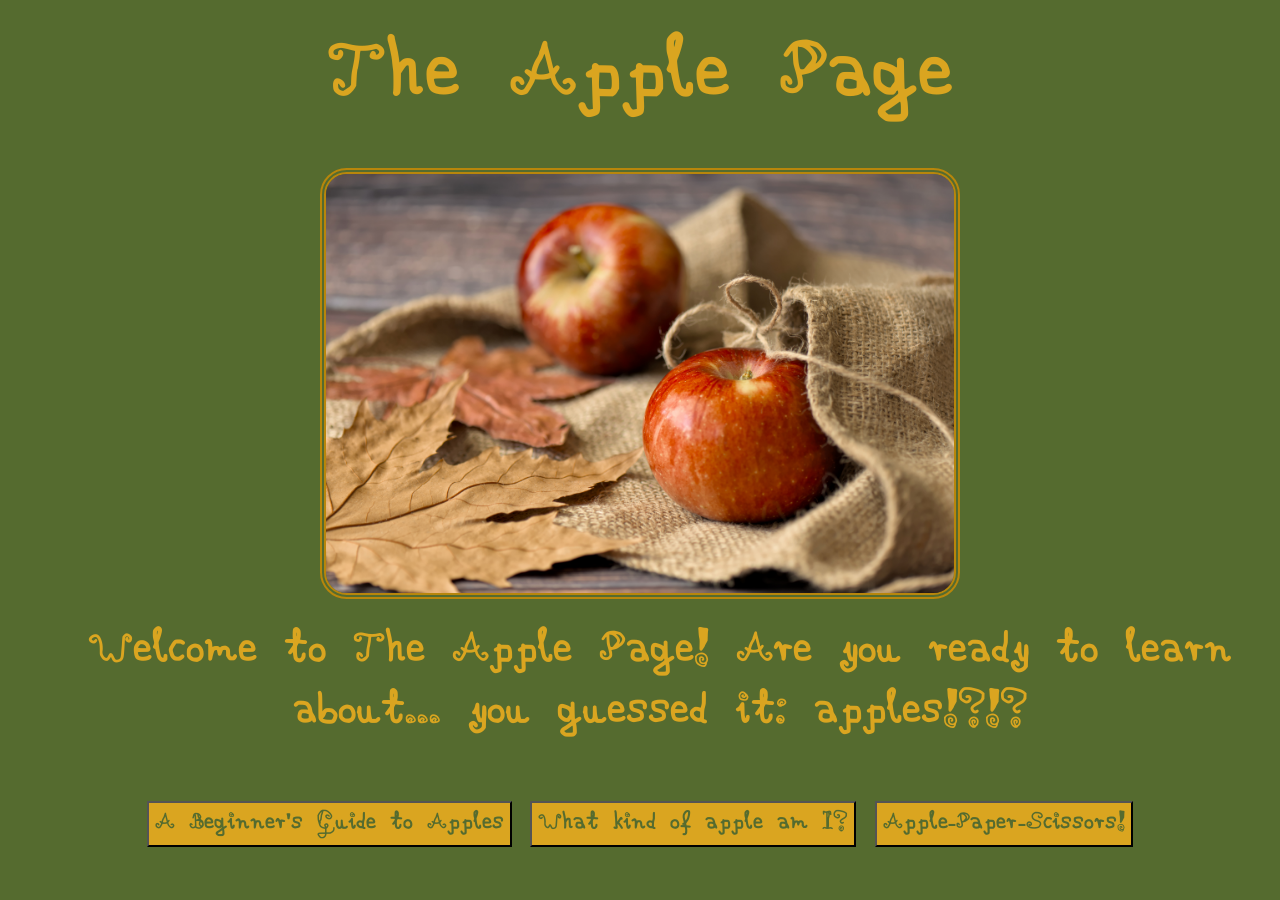
<file: index.html>
<head>
    <link href="https://cdn.jsdelivr.net/npm/bootstrap@5.3.8/dist/css/bootstrap.min.css" rel="stylesheet" integrity="sha384-sRIl4kxILFvY47J16cr9ZwB07vP4J8+LH7qKQnuqkuIAvNWLzeN8tE5YBujZqJLB" crossorigin="anonymous">
    <script src="https://code.jquery.com/jquery-3.7.1.min.js"></script>
    <link rel="stylesheet" href="style.css">
</head>
<body class="green-page">
    <br>
    <h1 class="center darkgold"> The Apple Page </h1>
    <br>
    <img class="photo darkgold" src="apple-images/front-page.jpg" alt="apples">
    <br>
    <h2 class="darkgold center"> Welcome to The Apple Page! Are you ready to learn about... you guessed it: apples!?!? </h2>
    <br><br>
    <div class="center">
        <button id="guideBtn" class="goldBtn"> A Beginner's Guide to Apples </button>
        <button id="quizBtn" class="goldBtn" > What kind of apple am I? </button>
        <button id="paperBtn" class="goldBtn"> Apple-Paper-Scissors! </button>
    </div>
    <br><br>
    <script src="script.js"></script>
     <script src="https://cdn.jsdelivr.net/npm/bootstrap@5.3.8/dist/js/bootstrap.bundle.min.js"
        integrity="sha384-FKyoEForCGlyvwx9Hj09JcYn3nv7wiPVlz7YYwJrWVcXK/BmnVDxM+D2scQbITxI"
        crossorigin="anonymous"></script>
</body>
</file>
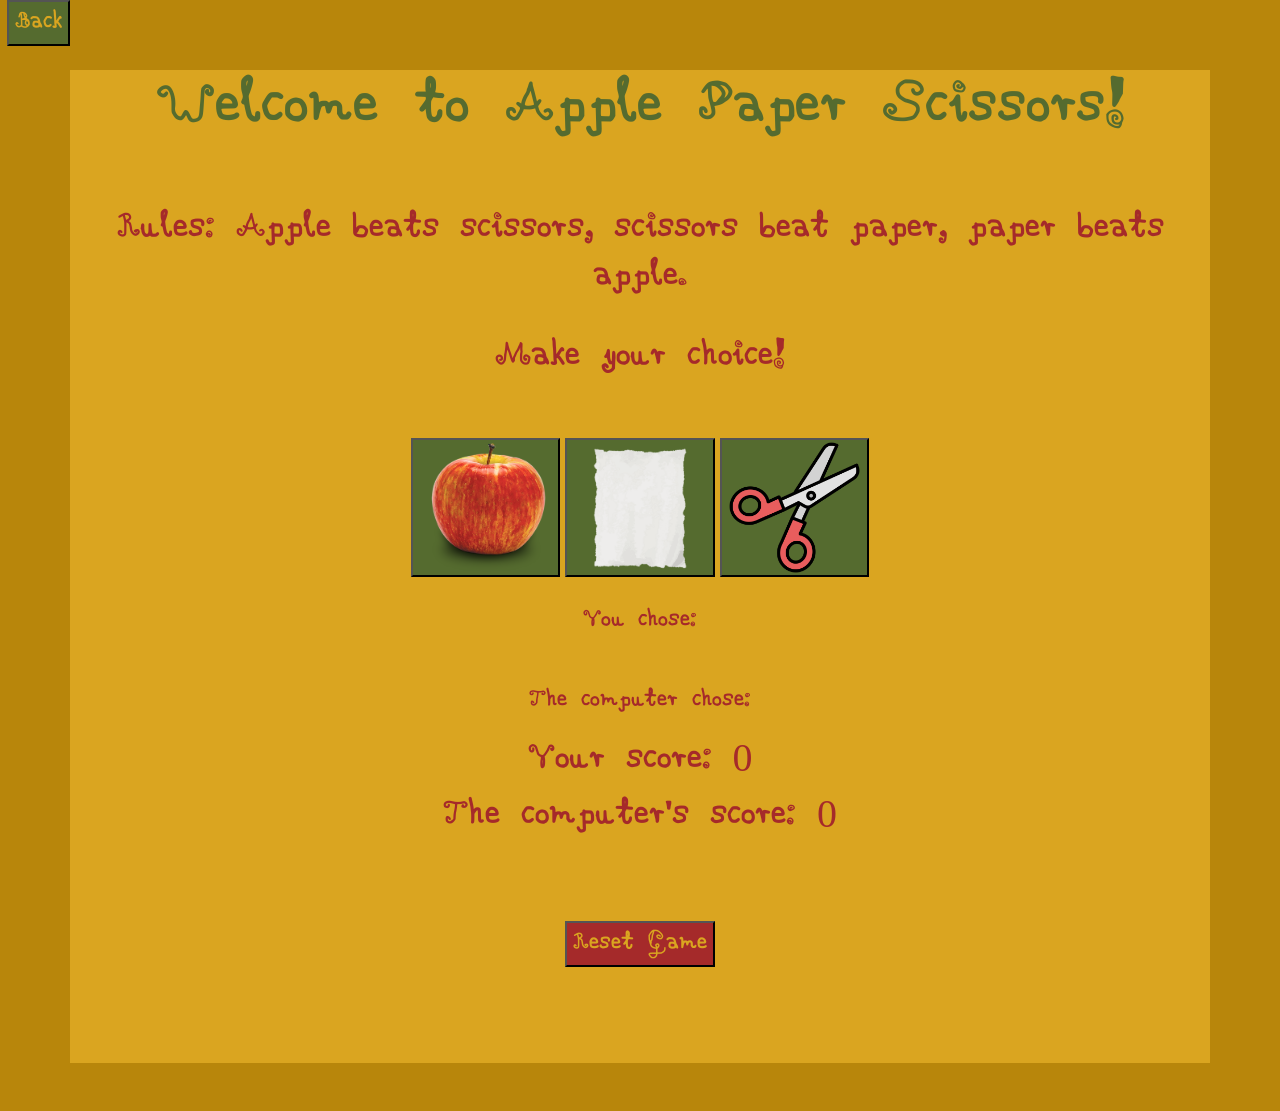
<file: apple-paper-scissors.html>
<head>
    <link href="https://cdn.jsdelivr.net/npm/bootstrap@5.3.8/dist/css/bootstrap.min.css" rel="stylesheet" integrity="sha384-sRIl4kxILFvY47J16cr9ZwB07vP4J8+LH7qKQnuqkuIAvNWLzeN8tE5YBujZqJLB" crossorigin="anonymous">
    <script src="https://code.jquery.com/jquery-3.7.1.min.js"></script>
    <link rel="stylesheet" href="style.css">
</head>
<body class="darkgold-page">
    <button id="homeBtn" class="greenBtn">Back</button>
    <br><br>
    <div class="container center gold-page">
        <h1 class="darkgreen"> Welcome to Apple Paper Scissors!</h1>
        <br><br>
        <div>
            <h3 class="apple center"> Rules: Apple beats scissors, scissors beat paper, paper beats apple. </h5>
            <br>
            <h3 class="apple center"> Make your choice!</h5>
            <br><br>
            <button class="choice" data-choice="apple">
                <img  class="choiceImg"src="game-images/applePaper.webp" alt="Apple!">
            </button>
            <button class="choice" data-choice="paper">
                <img class="choiceImg" src="game-images/paper.webp" alt="Paper!">
            </button>
            <button class="choice" data-choice="scissors">
                <img class="choiceImg" src="game-images/scissors.png" alt="Scissors!">
            </button>
            <br><br>
            <p class="apple"> You chose: 
                <span id="playerChoice"></span>
            </p>
            <br>
            <p class="apple"> The computer chose:
                <span id="compChoice"></span>
            </p>
            <h3 class="apple">Your score:
                <span id="playerScore">0</span>
            </h3>
            <h3 class="apple">The computer's score:
                <span id="compScore">0</span>
            </h3>
            <br><br><br>
            <div>
                <button id="resetBtn" class="appleBtn"> Reset Game </button>
            </div>
        </div>
        <br><br><br><br>
    </div>
    <br><br>
    <script src="https://cdn.jsdelivr.net/npm/bootstrap@5.3.8/dist/js/bootstrap.bundle.min.js"
        integrity="sha384-FKyoEForCGlyvwx9Hj09JcYn3nv7wiPVlz7YYwJrWVcXK/BmnVDxM+D2scQbITxI"
        crossorigin="anonymous"></script>
    <script src="script.js"></script>
</body>
</file>
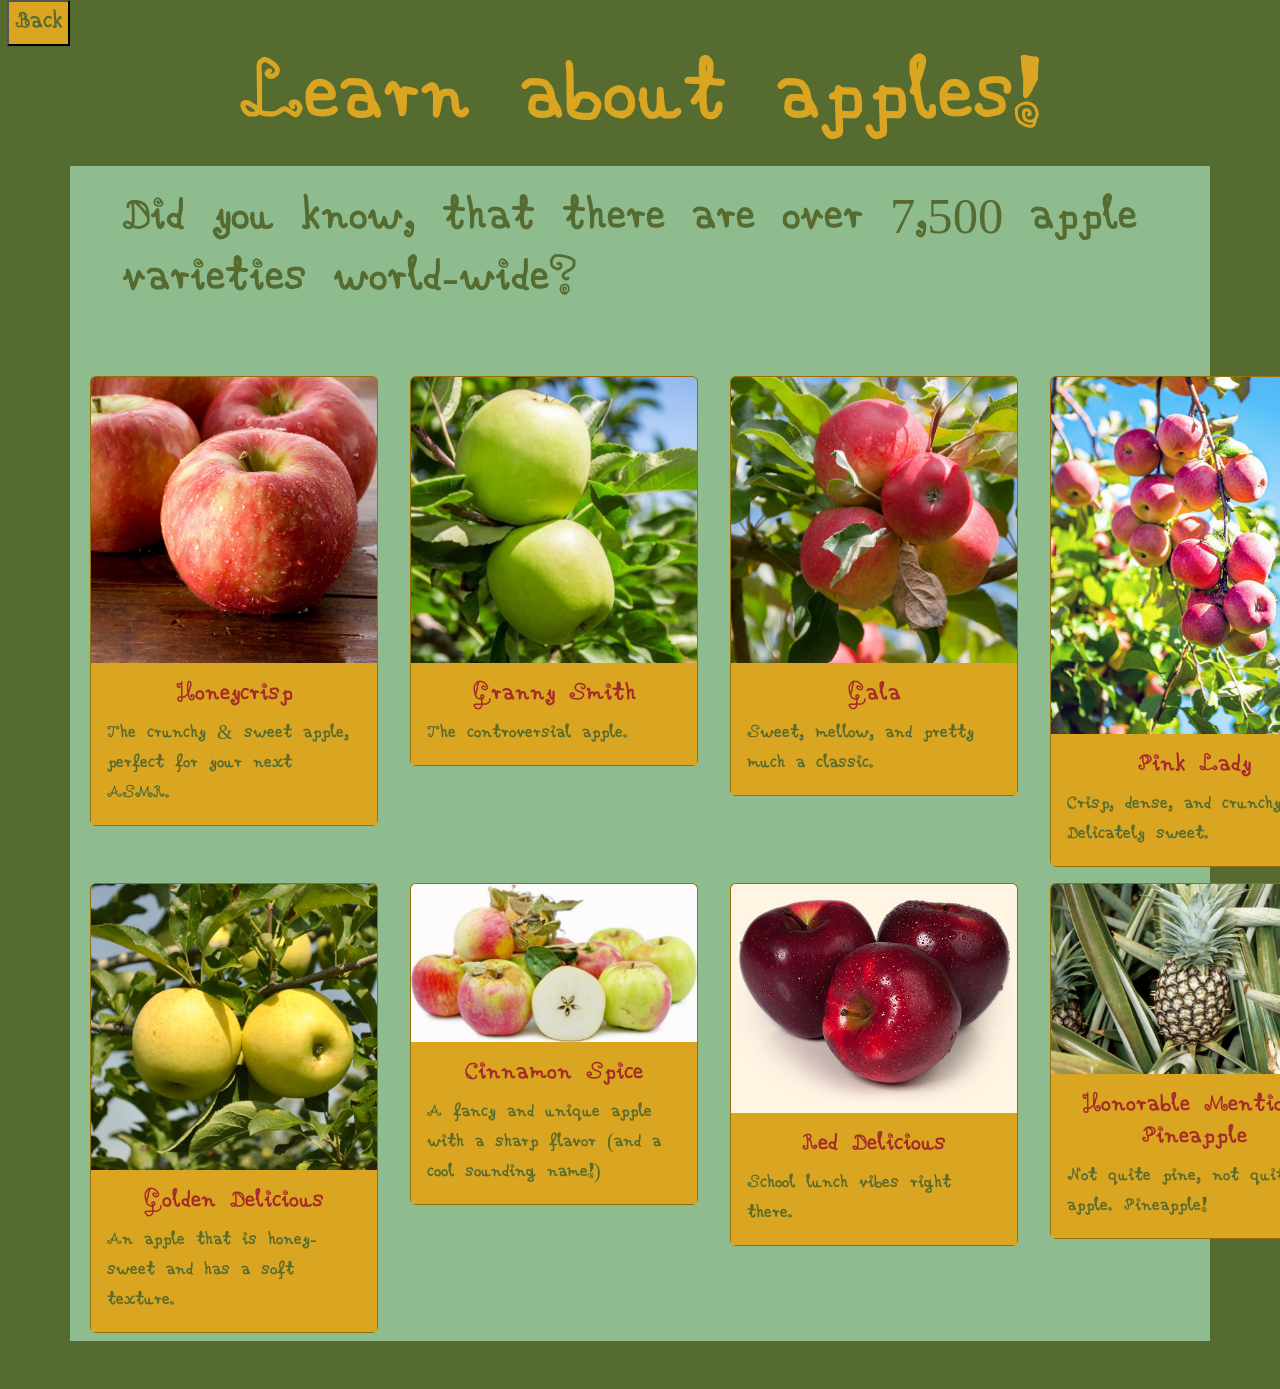
<file: guide.html>
<head>
    <link href="https://cdn.jsdelivr.net/npm/bootstrap@5.3.8/dist/css/bootstrap.min.css" rel="stylesheet" integrity="sha384-sRIl4kxILFvY47J16cr9ZwB07vP4J8+LH7qKQnuqkuIAvNWLzeN8tE5YBujZqJLB" crossorigin="anonymous">
    <script src="https://code.jquery.com/jquery-3.7.1.min.js"></script>
    <link rel="stylesheet" href="style.css">
</head>
<body class="green-page">
    <button id="homeBtn" class="goldBtn">Back</button>
    <h1 class="center darkgold"> Learn about apples! </h1>
    
    <div class="container lightgreen-page">
        <br>
        <h2 class="darkgreen"> Did you know, that there are over 7,500 apple varieties world-wide? </h2> 
        <br><br>
        <div style="grid-template-columns: repeat(4, 1fr);" class="d-grid gap-0 column-gap-3">
            <div class="p-2">
                <div class="card darkgold-page" style="width: 18rem;">
                    <img src="apple-images/honeycrisp.jpeg" class="card-img-top" alt="Apple Image">
                    <div class="card-body gold-page">
                        <h5 class="card-title apple">Honeycrisp</h5>
                        <p class="card-text darkgreen"> The crunchy & sweet apple, perfect for your next ASMR. </p>
                    </div>
                </div>
            </div>
            <div class="p-2">
                <div class="card darkgold-page" style="width: 18rem;">
                    <img src="apple-images/granny-smith.webp" class="card-img-top" alt="Apple Image">
                    <div class="card-body gold-page">
                        <h5 class="card-title apple">Granny Smith</h5>
                        <p class="card-text darkgreen"> The controversial apple. </p>
                    </div>
                </div>
            </div>
            <div class="p-2">
                <div class="card darkgold-page" style="width: 18rem;">
                    <img src="apple-images/gala-apple.jpg" class="card-img-top" alt="Apple Image">
                    <div class="card-body gold-page">
                        <h5 class="card-title apple">Gala</h5>
                        <p class="card-text darkgreen"> Sweet, mellow, and pretty much a classic. </p>
                    </div>
                </div>
            </div>
            <div class="p-2">
                <div class="card darkgold-page" style="width: 18rem;">
                    <img src="apple-images/pink-lady.jpeg" class="card-img-top" alt="Apple Image">
                    <div class="card-body gold-page">
                        <h5 class="card-title apple">Pink Lady</h5>
                        <p class="card-text darkgreen"> Crisp, dense, and crunchy. Delicately sweet. </p>
                    </div>
                </div>
            </div>
            <div class="p-2">
                <div class="card darkgold-page" style="width: 18rem;">
                    <img src="apple-images/golden-delicious.jpg" class="card-img-top" alt="Apple Image">
                    <div class="card-body gold-page">
                        <h5 class="card-title apple">Golden Delicious</h5>
                        <p class="card-text darkgreen"> An apple that is honey-sweet and has a soft texture.</p>
                    </div>
                </div>
            </div>
            <div class="p-2">
                <div class="card darkgold-page" style="width: 18rem;">
                    <img src="apple-images/cinnamon-spice.jpeg" class="card-img-top" alt="Apple Image">
                    <div class="card-body gold-page">
                        <h5 class="card-title apple">Cinnamon Spice</h5>
                        <p class="card-text darkgreen"> A fancy and unique apple with a sharp flavor (and a cool sounding name!) </p>
                    </div>
                </div>
            </div>
            
            <div class="p-2">
                <div class="card darkgold-page" style="width: 18rem;">
                    <img src="apple-images/red-delicious.jpg" class="card-img-top" alt="Apple Image">
                    <div class="card-body gold-page">
                        <h5 class="card-title apple">Red Delicious</h5>
                        <p class="card-text darkgreen"> School lunch vibes right there. </p>
                    </div>
                </div>
            </div>
            <div class="p-2">
                <div class="card darkgold-page" style="width: 18rem;">
                    <img src="apple-images/pineapple.jpg.webp" class="card-img-top" alt="Apple Image">
                    <div class="card-body gold-page">
                        <h5 class="card-title apple">Honorable Mention: <br> Pineapple </h5>
                        <p class="card-text darkgreen"> Not quite pine, not quite apple. Pineapple! </p>
                    </div>
                </div>
            </div>
        </div>
    </div>
    <br><br>
    <script src="script.js"></script>
    <script src="https://cdn.jsdelivr.net/npm/bootstrap@5.3.8/dist/js/bootstrap.bundle.min.js" integrity="sha384-FKyoEForCGlyvwx9Hj09JcYn3nv7wiPVlz7YYwJrWVcXK/BmnVDxM+D2scQbITxI" crossorigin="anonymous"></script>
</body>
</file>
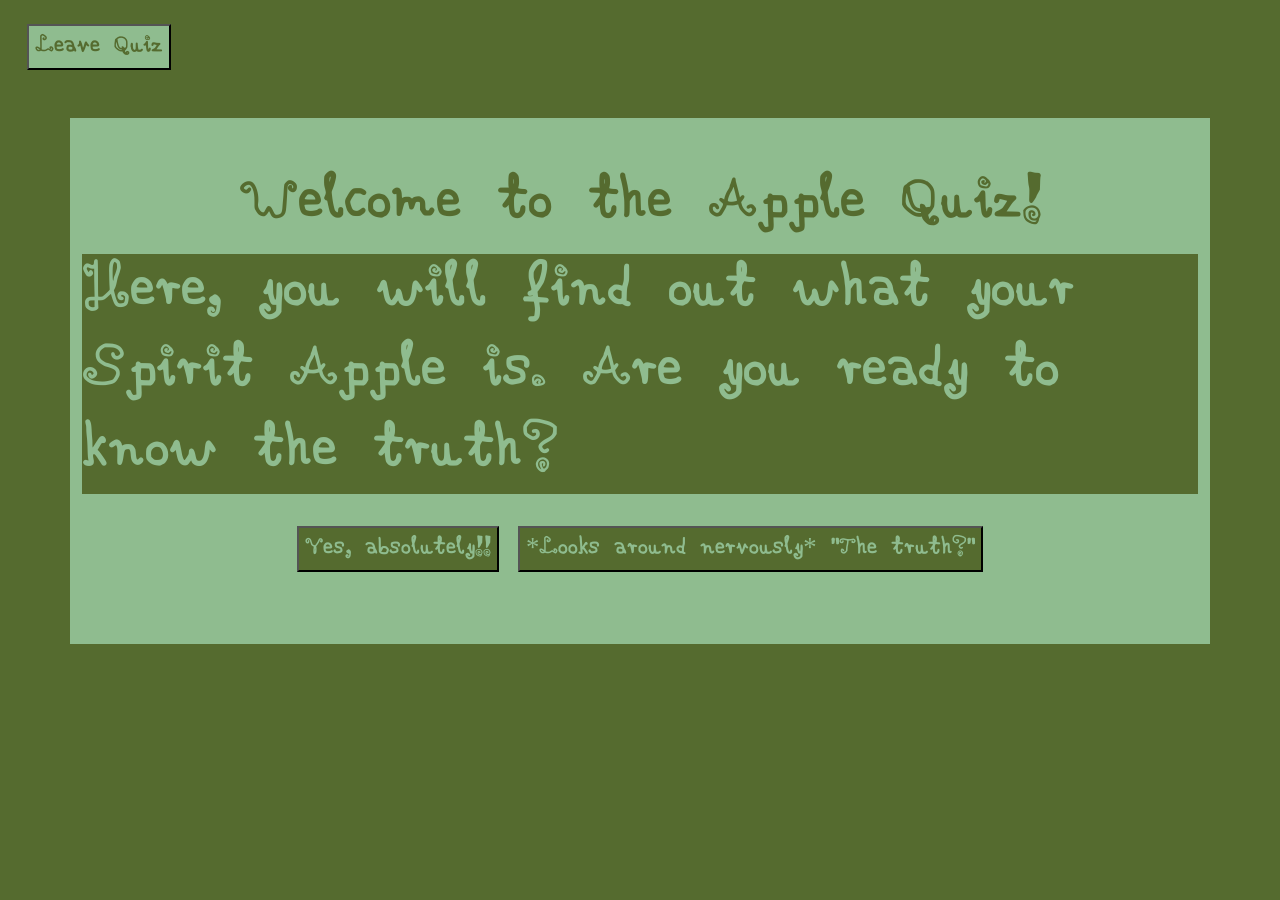
<file: quiz.html>
<head>
    <link href="https://cdn.jsdelivr.net/npm/bootstrap@5.3.8/dist/css/bootstrap.min.css" rel="stylesheet"
        integrity="sha384-sRIl4kxILFvY47J16cr9ZwB07vP4J8+LH7qKQnuqkuIAvNWLzeN8tE5YBujZqJLB" crossorigin="anonymous">
    <script src="https://code.jquery.com/jquery-3.7.1.min.js"></script>
    <link rel="stylesheet" href="style.css">

</head>

<body class="green-page">
    <br>
    <button id="homeBtn" class="quizBtn2">Leave Quiz</button>
    <br><br><br>

    <div class="container lightgreen-page">

        <div id="intro" >
            <br><br>
            <h1 class="center darkgreen"> Welcome to the Apple Quiz! </h1>
            <h2 class="green-page lightgreen"> Here, you will find out what your Spirit Apple is. Are you ready to know the truth? </h2>
            <br>
            <div class="center">
                <button id="startBtn" class="quizBtn"> Yes, absolutely!! </button>
                <button id="truthBtn" class="quizBtn"> *Looks around nervously* "The truth?" </button>
            </div>
            <br> <br> <br>
        </div>

        <div class="modal fade" id="appleQuizPopUp" tabindex="-1" aria-labelledby="appleQuizPopUpLabel"
            aria-hidden="true">
            <div class="modal-dialog">
                <div class="modal-content gold-page">
                    <div class="modal-header">
                        <h1 class="modal-title fs-5 darkgreen" id="appleQuizPopUpLabel"> Have no fear</h1>
                        <button type="button" class="btn-close" data-bs-dismiss="modal" aria-label="Close"></button>
                    </div>
                    <div class="modal-body">
                        <p class="darkgreen"> The truth of what apple resonates the most with you is within reach.
                            <br> This quiz will allow you to experience it.
                            <img class="quizImg" src="game-images/blossom.jpg" alt="Apple Blossom">
                        </p>
                    </div>
                    <div class="modal-footer">
                        <button type="button" class="greenBtn" data-bs-dismiss="modal">Close</button>
                    </div>
                </div>
            </div>
        </div>

        <div id="q1" style="display:none">
            <br><br>
            <h1 class="center darkgreen"> Is your vibe... </h1>
            <br><br>
            <div class="center">
                <button class="quizBtn" data-apple="granny"> kind? </button>
                <button class="quizBtn2" data-apple="honey"> mysterious? </button>
                <button class="quizBtn" data-apple="pineapple"> 67? </button>
            </div>
            <br><br><br><br>
        </div>
        <div id="q2" style="display:none">
            <br><br><br><br>
            <h1 class="center darkgreen"> Would you rather... </h1>
            <br><br>
            <div class="center">
                <button class="quizBtn2" data-apple="honey"> Be too cold </button>
                <button class="quizBtn" data-apple="granny"> Be too warm </button>
                <button class="quizBtn2" data-apple="pineapple"> Go to school </button>
            </div>
            <br><br><br><br>
        </div>
        <div id="q3" style="display:none">
            <br><br>
            <h1 class="center darkgreen">Favorite Fruit</h1>
            <br><br><br><br>
            <div class="center">
                <button class="quizBtn" data-apple="granny">Apples!</button>
                <button class="quizBtn2" data-apple="pineapple"> PineApple </button>
                <button class="quizBtn" data-apple="honey">Something else</button>
            </div>
            <br><br><br><br>
        </div>
        <div id="result" style="display:none">
            <br><br>
            <h1 class="center darkgreen"> Your spirit apple is... </h1>
            <br><br>
            <h1 id="spiritAppleName" class="center apple"> </h1>
            <br>
            <img id="spiritAppleImg" class="quizImg2" alt="Your spirit apple">
            <br><br>
            <p id="spiritAppleDesc" class="apple" ></p>
            <br><br><br><br>
        </div>
    </div>
    <br><br>
    <script src="script.js"></script>
    <script src="https://cdn.jsdelivr.net/npm/bootstrap@5.3.8/dist/js/bootstrap.bundle.min.js"
        integrity="sha384-FKyoEForCGlyvwx9Hj09JcYn3nv7wiPVlz7YYwJrWVcXK/BmnVDxM+D2scQbITxI"
        crossorigin="anonymous"></script>
</body>
</file>
<file: style.css>
@font-face {
    font-family:"spiral-font";
    src: url("fonts/SpiralFont-Regular.ttf") format("truetype");
}

.spiral-font{
    font-family: "spiral-font", serif;
}

/* Home page and multi-page styling */
.green-page{
    background-color:darkolivegreen;
}

.lightgreen-page{
    background-color:darkseagreen;
}

.gold-page{
    background-color:goldenrod;
}
.darkgold-page{
    background-color:darkgoldenrod;
}

.center{
    text-align: center;
}

.photo{
    display:block;
    width: 50%;
    height: auto;
    margin: 0 auto;
    border-radius: 20pt;
    border-width: 5pt;
    border-color: darkgoldenrod;
    border-style: double;
}



/* Text! */


.darkgold{
    font-family: "spiral-font";
    color: goldenrod;
}

h2.darkgold{
    display: block;
    font-family: "spiral-font", serif;
    color: goldenrod;
    font-size: 38pt;
    margin-left: 30pt;
}

h1.darkgold{
    font-size: 70pt;
    font-family: "spiral-font", serif;
    color: goldenrod;
}

h1.darkgreen{
    font-size: 50pt;
    font-family: "spiral-font", serif;
    color: darkolivegreen;
}

h2.lightgreen{
    font-size: 50pt;
    font-family: "spiral-font", serif;
    color: darkseagreen;
}

h2.darkgreen{
    display: block;
    font-family: "spiral-font", serif;
    color: darkolivegreen;
    font-size: 38pt;
    margin-left: 30pt;
}

p.darkgreen{
    font-size: 15pt;
    font-family: "spiral-font", serif;
    color: darkolivegreen;
}

h5.apple{
    text-align: center;
    font-size: 20pt;
    font-family: "spiral-font", serif;
    color:brown;
}

h1.apple{
    font-size: 40pt;
    font-family: "spiral-font", serif;
    color:brown;
}

h3.apple{
    font-size: 30pt;
    font-family: "spiral-font", serif;
    color:brown;
}
p.apple{
    text-align: center;
    font-size: 20pt;
    font-family: "spiral-font", serif;
    color:brown;
}

/* Buttons */


.greenBtn{
    display: inline-block;
    background-color: darkolivegreen !important;
    font-family: "spiral-font", serif;
    color: goldenrod;
    font-size: 20pt;
    margin-left: 5pt;
    margin-right: 5pt;
}

.quizBtn{
    display: inline-block;
    background-color: darkolivegreen !important;
    font-family: "spiral-font", serif;
    color: darkseagreen;
    font-size: 20pt;
    margin-left: 5pt;
    margin-right: 5pt;
}

.quizBtn2{
    display: inline-block;
    background-color: darkseagreen;
    font-family: "spiral-font", serif;
    color: darkolivegreen ;
    font-size: 20pt;
    margin-left: 20pt;
    margin-right: 5pt;
}

.goldBtn{
    display: inline-block;
    color:darkolivegreen;
    background-color: goldenrod;
    font-family: "spiral-font", serif;
    font-size: 20pt;
    margin-left: 5pt;
    margin-right: 5pt;
}

.appleBtn{
    display: inline-block;
    background-color: brown !important;
    font-family: "spiral-font", serif;
    color: goldenrod;
    font-size: 20pt;
    margin-left: 5pt;
    margin-right: 5pt;
}



/* Memory Game */


/* Quiz */

.quizImg{
    display:block;
    width: 50%;
    height: auto;
    margin: 0 auto;
}

.quizImg2{
    display:block;
    width: 70%;
    height: auto;
    margin: 0 auto;
}


/* Apple Paper Scissors! */

.choice{
    background-color: darkolivegreen;
}

.choiceImg{
    width: 100pt;
    height: 100pt;
}
</file>
